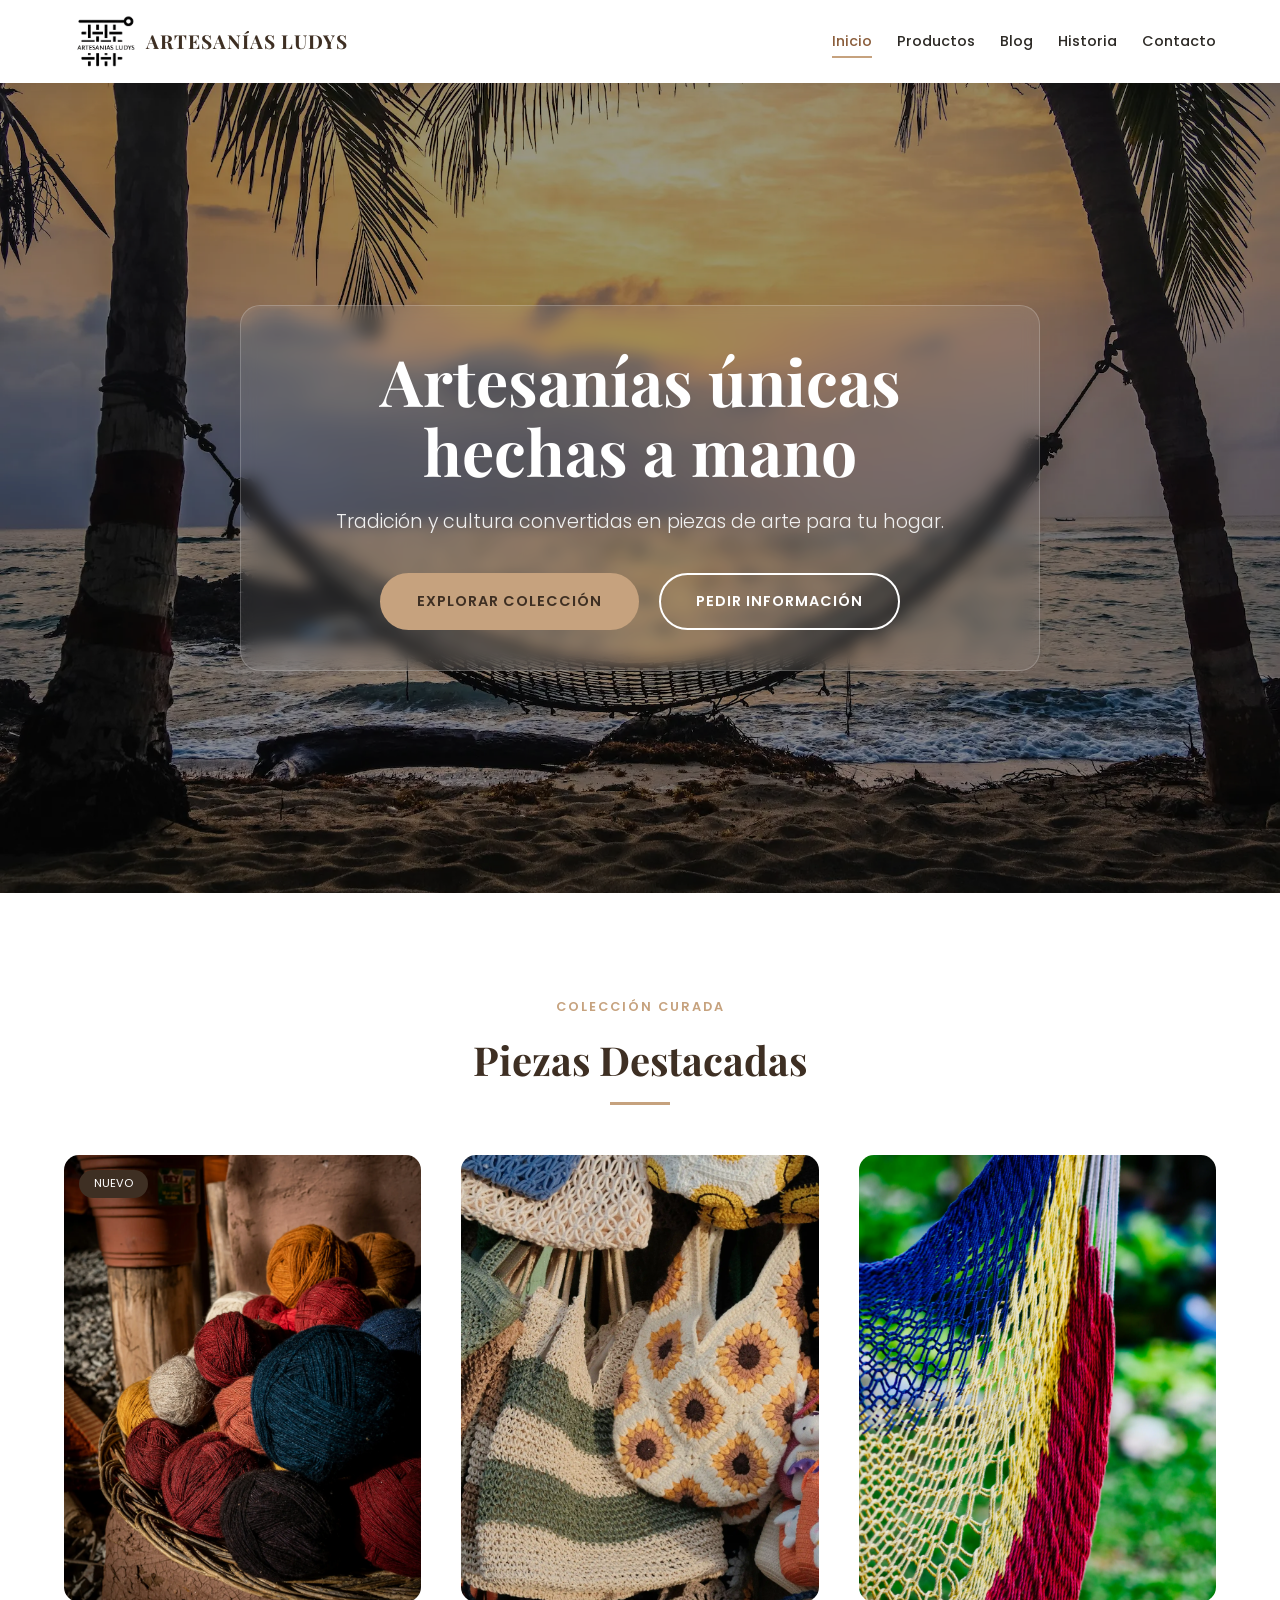
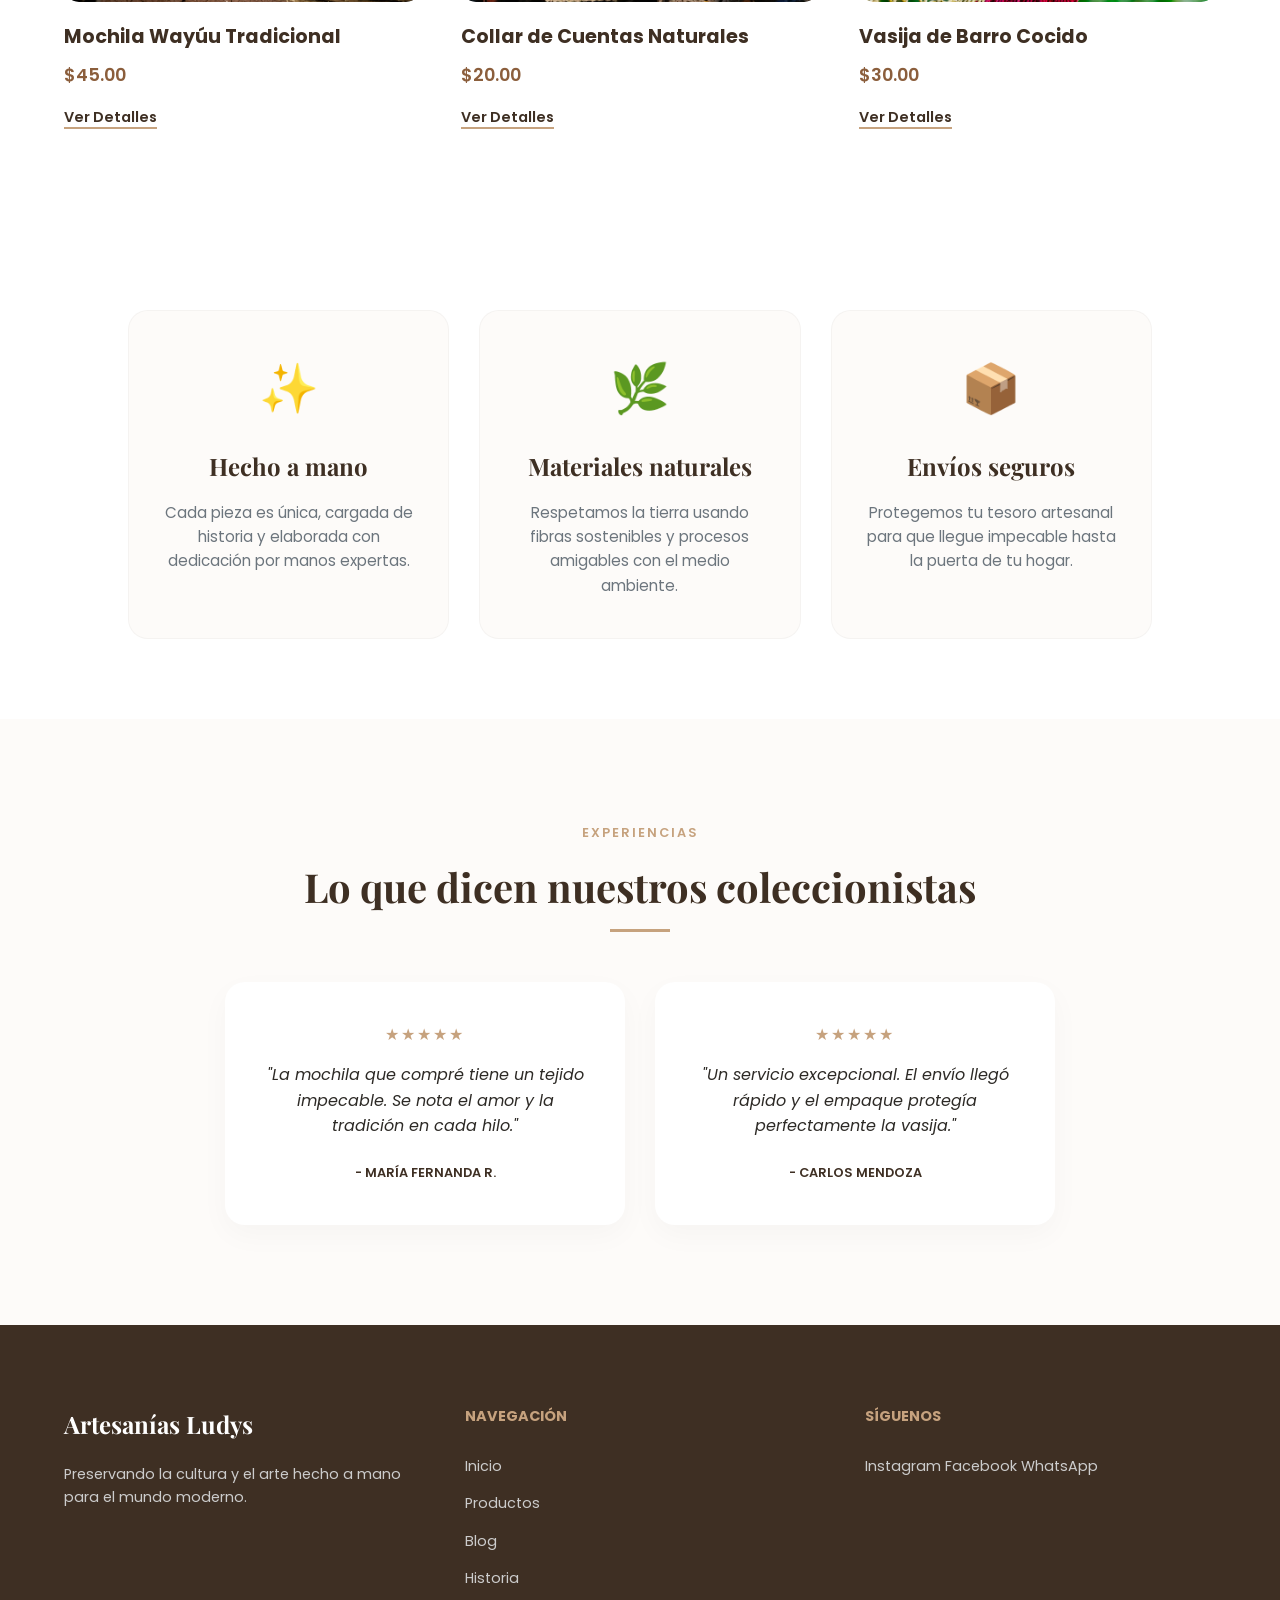
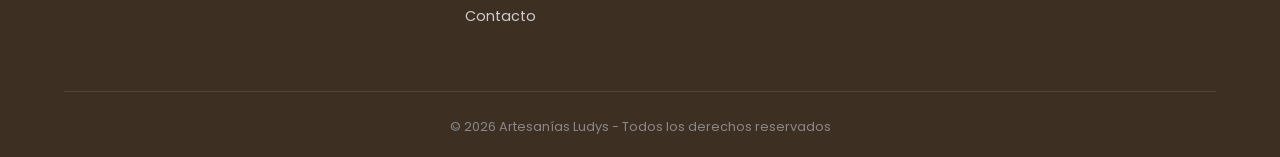
<file: index.html>
<!DOCTYPE html>
<html lang="en">

<head>
    <meta charset="UTF-8">
    <meta name="viewport" content="width=device-width, initial-scale=1.0">
    <link rel="stylesheet" href="css/style.css">
    <link href="https://fonts.googleapis.com/css2?family=Poppins:wght@300;400;600&display=swap" rel="stylesheet">
    <link
        href="https://fonts.googleapis.com/css2?family=Playfair+Display:wght@500;600&family=Poppins:wght@300;400&display=swap"
        rel="stylesheet">
    <title>Artesanias Ludys</title>
</head>

<body>
    <header class="header">
        <a href="index.html" class="logo-container">
            <img src="/img/logo-dark.png" alt="Logo Artesanías Ludys" class="logo-icon">
            <span class="logo-text">Artesanías Ludys</span>
        </a>

        <nav class="nav">
            <a href="index.html" class="nav-link active">Inicio</a>
            <a href="productos.html" class="nav-link">Productos</a>
            <a href="blog.html" class="nav-link">Blog</a>
            <a href="historia.html" class="nav-link">Historia</a>
            <a href="contacto.html" class="nav-link">Contacto</a>
        </nav>
    </header>

    <!-- HERO SECTION -->
    <section class="hero">
        <div class="hero-overlay"></div>
        <div class="hero-content">
            <h1>Artesanías únicas hechas a mano</h1>
            <p>Tradición y cultura convertidas en piezas de arte para tu hogar.</p>

            <div class="hero-buttons">
                <a href="productos.html" class="btn-primary">Explorar Colección</a>
                <a href="contacto.html" class="btn-secondary">Pedir Información</a>
            </div>
        </div>
    </section>

    <!-- PRODUCTS SECTION -->

    <section class="productos-destacados">
        <div class="seccion-header">
            <span>Colección Curada</span>
            <h2>Piezas Destacadas</h2>
            <div class="linea-decorativa"></div>
        </div>

        <div class="grid-productos">
            <article class="producto-card">
                <div class="producto-img-wrapper">
                    <img src="img/producto1.webp" alt="Mochila artesanal">
                    <div class="badge">Nuevo</div>
                </div>
                <div class="producto-info">
                    <h3>Mochila Wayúu Tradicional</h3>
                    <p class="precio">$45.00</p>
                    <a href="producto-detalle.html" class="btn-ver">Ver Detalles</a>
                </div>
            </article>

            <article class="producto-card">
                <div class="producto-img-wrapper">
                    <img src="img/producto2.webp" alt="Collar artesanal">
                </div>
                <div class="producto-info">
                    <h3>Collar de Cuentas Naturales</h3>
                    <p class="precio">$20.00</p>
                    <a href="producto-detalle.html" class="btn-ver">Ver Detalles</a>
                </div>
            </article>

            <article class="producto-card">
                <div class="producto-img-wrapper">
                    <img src="img/producto3.webp" alt="Decoración">
                </div>
                <div class="producto-info">
                    <h3>Vasija de Barro Cocido</h3>
                    <p class="precio">$30.00</p>
                    <a href="producto-detalle.html" class="btn-ver">Ver Detalles</a>
                </div>
            </article>
        </div>
    </section>

    <!-- BENEFICIOS SECTION -->

    <section class="beneficios">
        <div class="beneficio-card">
            <span class="icon">✨</span>
            <h3>Hecho a mano</h3>
            <p>Cada pieza es única, cargada de historia y elaborada con dedicación por manos expertas.</p>
        </div>
        <div class="beneficio-card">
            <span class="icon">🌿</span>
            <h3>Materiales naturales</h3>
            <p>Respetamos la tierra usando fibras sostenibles y procesos amigables con el medio ambiente.</p>
        </div>
        <div class="beneficio-card">
            <span class="icon">📦</span>
            <h3>Envíos seguros</h3>
            <p>Protegemos tu tesoro artesanal para que llegue impecable hasta la puerta de tu hogar.</p>
        </div>
    </section>

    <!-- TESTIMONIOS SECTION -->

    <section class="testimonios">
        <div class="seccion-header">
            <span>Experiencias</span>
            <h2>Lo que dicen nuestros coleccionistas</h2>
            <div class="linea-decorativa"></div>
        </div>

        <div class="grid-testimonios">
            <div class="testimonio-card">
                <div class="estrellas">★★★★★</div>
                <p>"La mochila que compré tiene un tejido impecable. Se nota el amor y la tradición en cada hilo."</p>
                <span class="cliente">- María Fernanda R.</span>
            </div>

            <div class="testimonio-card">
                <div class="estrellas">★★★★★</div>
                <p>"Un servicio excepcional. El envío llegó rápido y el empaque protegía perfectamente la vasija."</p>
                <span class="cliente">- Carlos Mendoza</span>
            </div>
        </div>
    </section>

    <footer class="footer">
        <div class="footer-container">
            <div class="footer-brand">
                <h2 class="logo">Artesanías Ludys</h2>
                <p>Preservando la cultura y el arte hecho a mano para el mundo moderno.</p>
            </div>

            <div class="footer-links">
                <h4>Navegación</h4>
                <ul>
                    <li><a href="index.html">Inicio</a></li>
                    <li><a href="productos.html">Productos</a></li>
                    <li><a href="blog.html">Blog</a></li>
                    <li><a href="historia.html">Historia</a></li>
                    <li><a href="contacto.html">Contacto</a></li>
                </ul>
            </div>

            <div class="footer-social">
                <h4>Síguenos</h4>
                <div class="social-links">
                    <a href="#">Instagram</a>
                    <a href="#">Facebook</a>
                    <a href="#">WhatsApp</a>
                </div>
            </div>
        </div>
        <div class="footer-bottom">
            <p>&copy; 2026 Artesanías Ludys - Todos los derechos reservados</p>
        </div>
    </footer>

</body>

</html>
</file>
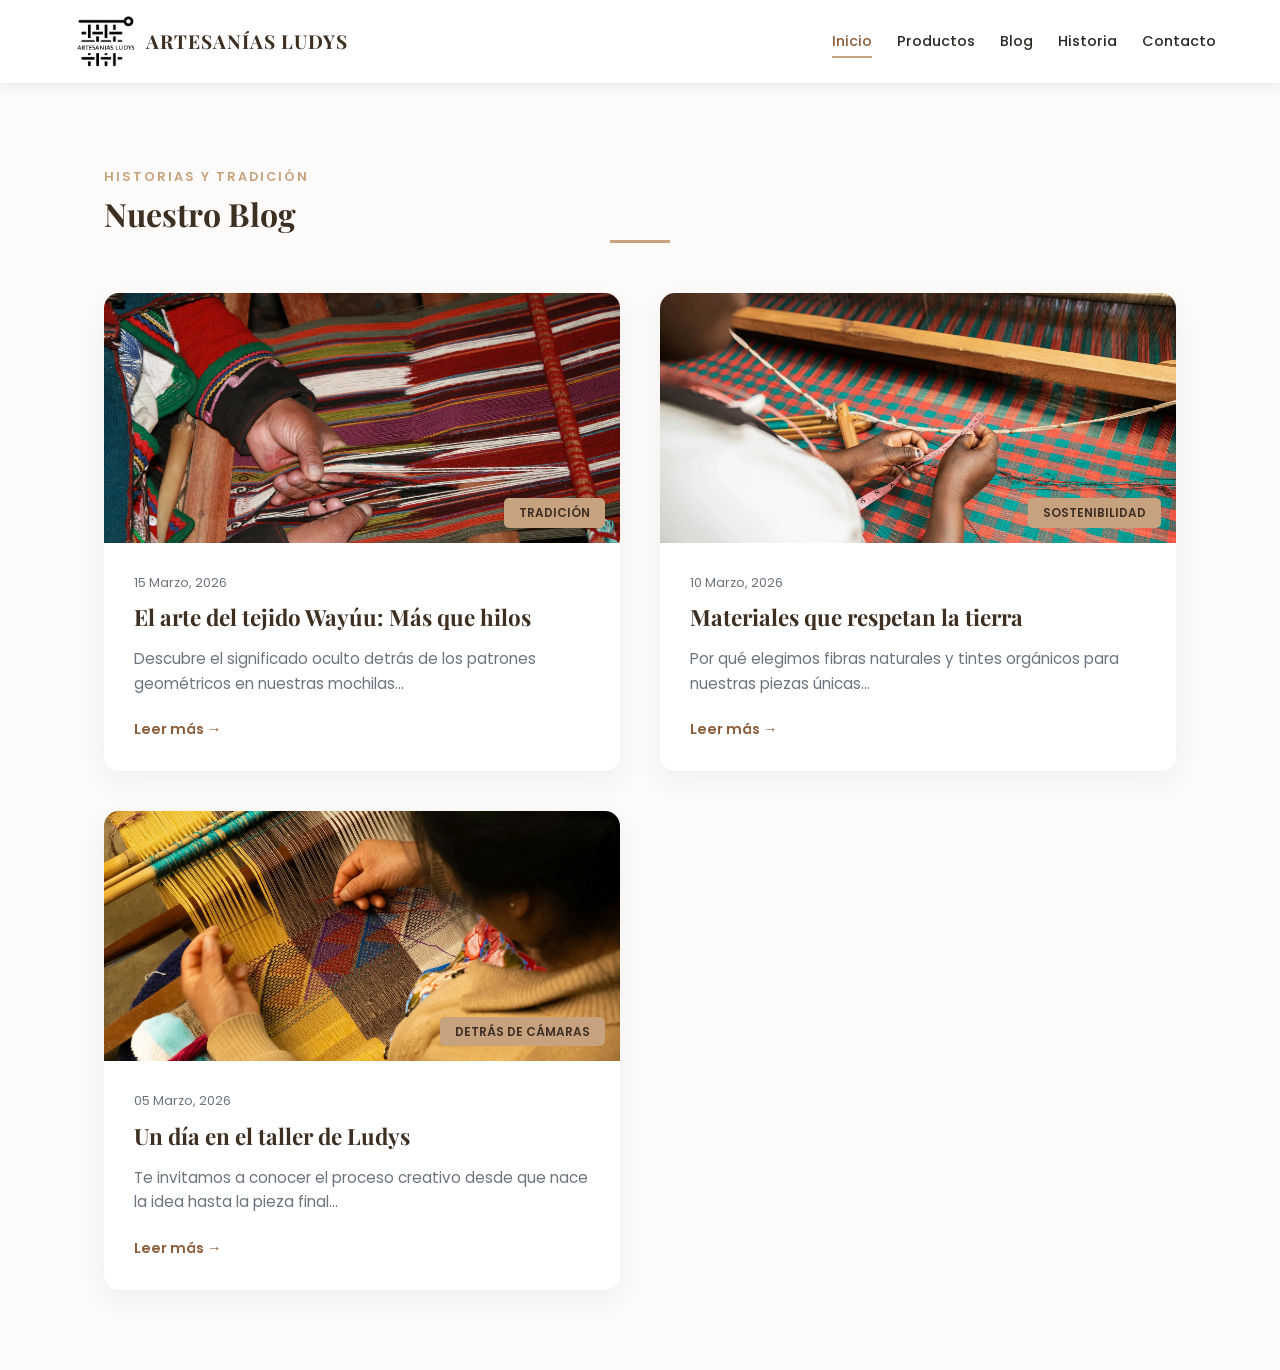
<file: blog.html>
<!DOCTYPE html>
<html lang="es">
<head>
    <meta charset="UTF-8">
    <meta name="viewport" content="width=device-width, initial-scale=1.0">
    <title>Blog | Artesanías Ludys</title>
    <link rel="stylesheet" href="css/style.css"> </head>
<body>

    <header class="header">
        <a href="index.html" class="logo-container">
            <img src="/img/logo-dark.png" alt="Logo Artesanías Ludys" class="logo-icon">
            <span class="logo-text">Artesanías Ludys</span>
        </a>

        <nav class="nav">
            <a href="index.html" class="nav-link active">Inicio</a>
            <a href="productos.html" class="nav-link">Productos</a>
            <a href="blog.html" class="nav-link">Blog</a>
            <a href="historia.html" class="nav-link">Historia</a>
            <a href="contacto.html" class="nav-link">Contacto</a>
        </nav>
    </header>

    <main class="blog-container">
        <header class="seccion-header">
            <span>Historias y Tradición</span>
            <h1>Nuestro Blog</h1>
            <div class="linea-decorativa"></div>
        </header>

        <div class="grid-blog">
            <article class="blog-card">
                <div class="blog-img">
                    <img src="img/image1.webp" alt="Tejiendo historias">
                    <span class="blog-category">Tradición</span>
                </div>
                <div class="blog-content">
                    <span class="blog-date">15 Marzo, 2026</span>
                    <h3>El arte del tejido Wayúu: Más que hilos</h3>
                    <p>Descubre el significado oculto detrás de los patrones geométricos en nuestras mochilas...</p>
                    <a href="#" class="btn-leer">Leer más →</a>
                </div>
            </article>

            <article class="blog-card">
                <div class="blog-img">
                    <img src="img/image2.webp" alt="Materiales naturales">
                    <span class="blog-category">Sostenibilidad</span>
                </div>
                <div class="blog-content">
                    <span class="blog-date">10 Marzo, 2026</span>
                    <h3>Materiales que respetan la tierra</h3>
                    <p>Por qué elegimos fibras naturales y tintes orgánicos para nuestras piezas únicas...</p>
                    <a href="#" class="btn-leer">Leer más →</a>
                </div>
            </article>

            <article class="blog-card">
                <div class="blog-img">
                    <img src="img/image3.webp" alt="Taller artesanal">
                    <span class="blog-category">Detrás de cámaras</span>
                </div>
                <div class="blog-content">
                    <span class="blog-date">05 Marzo, 2026</span>
                    <h3>Un día en el taller de Ludys</h3>
                    <p>Te invitamos a conocer el proceso creativo desde que nace la idea hasta la pieza final...</p>
                    <a href="#" class="btn-leer">Leer más →</a>
                </div>
            </article>
        </div>
    </main>

    </body>
</html>
</file>
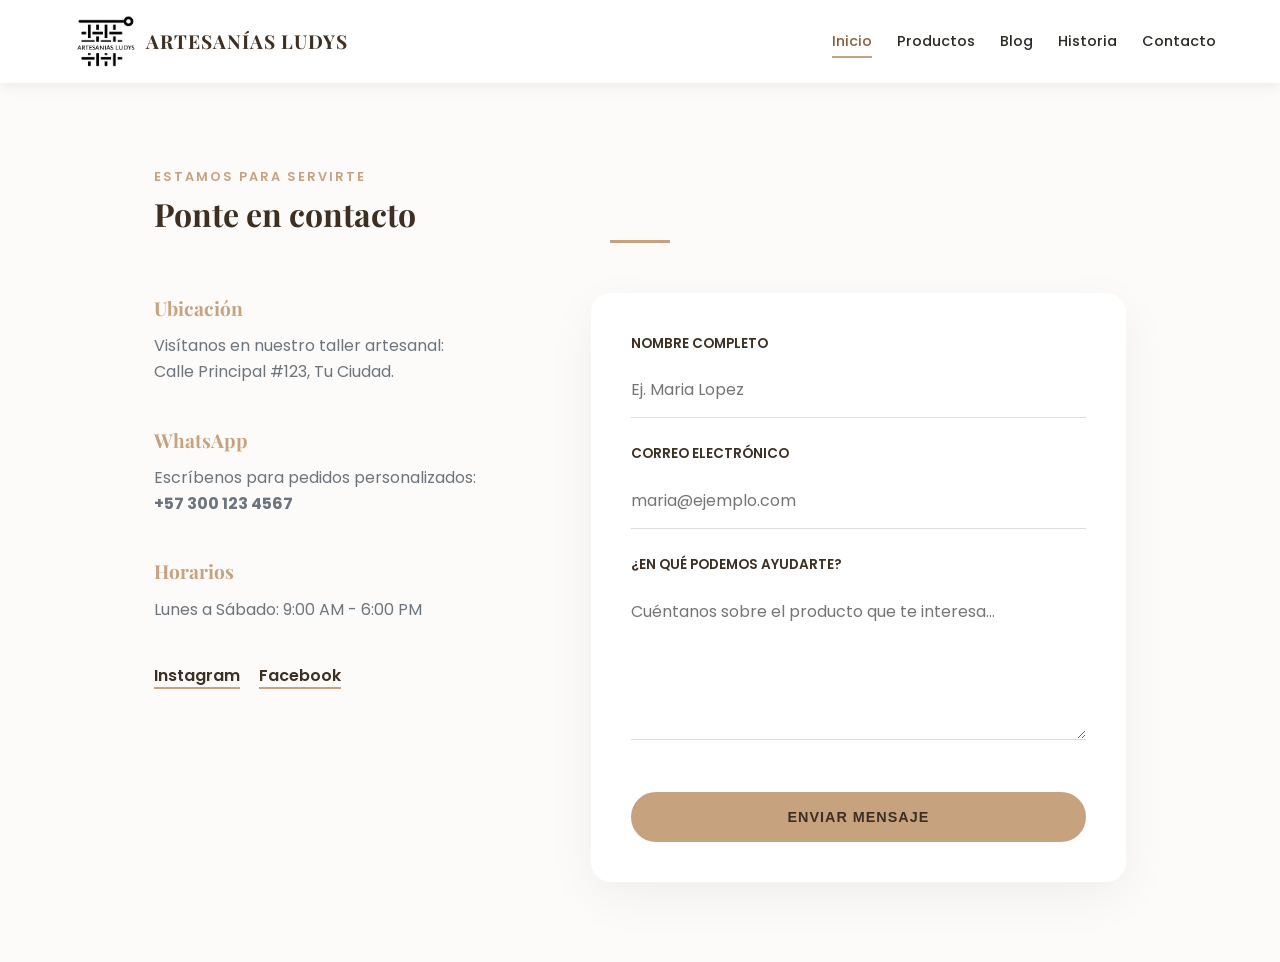
<file: contacto.html>
<!DOCTYPE html>
<html lang="en">

<head>
    <meta charset="UTF-8">
    <meta name="viewport" content="width=device-width, initial-scale=1.0">
    <link rel="stylesheet" href="css/style.css">
    <title>Contacto</title>
</head>

<body>
    <header class="header">
        <a href="index.html" class="logo-container">
            <img src="/img/logo-dark.png" alt="Logo Artesanías Ludys" class="logo-icon">
            <span class="logo-text">Artesanías Ludys</span>
        </a>

        <nav class="nav">
            <a href="index.html" class="nav-link active">Inicio</a>
            <a href="productos.html" class="nav-link">Productos</a>
            <a href="blog.html" class="nav-link">Blog</a>
            <a href="historia.html" class="nav-link">Historia</a>
            <a href="contacto.html" class="nav-link">Contacto</a>
        </nav>
    </header>

    <main class="contacto-wrapper">
        <header class="seccion-header">
            <span>Estamos para servirte</span>
            <h1>Ponte en contacto</h1>
            <div class="linea-decorativa"></div>
        </header>

        <div class="contacto-grid">
            <div class="contacto-info-box">
                <div class="info-item">
                    <h3>Ubicación</h3>
                    <p>Visítanos en nuestro taller artesanal:<br>Calle Principal #123, Tu Ciudad.</p>
                </div>
                <div class="info-item">
                    <h3>WhatsApp</h3>
                    <p>Escríbenos para pedidos personalizados:<br><strong>+57 300 123 4567</strong></p>
                </div>
                <div class="info-item">
                    <h3>Horarios</h3>
                    <p>Lunes a Sábado: 9:00 AM - 6:00 PM</p>
                </div>
                <div class="social-links-contacto">
                    <a href="#">Instagram</a>
                    <a href="#">Facebook</a>
                </div>
            </div>

            <div class="contacto-form-container">
                <form class="formulario-moderno">
                    <div class="form-group">
                        <label>Nombre Completo</label>
                        <input type="text" placeholder="Ej. Maria Lopez" required>
                    </div>
                    <div class="form-group">
                        <label>Correo Electrónico</label>
                        <input type="email" placeholder="maria@ejemplo.com" required>
                    </div>
                    <div class="form-group">
                        <label>¿En qué podemos ayudarte?</label>
                        <textarea rows="5" placeholder="Cuéntanos sobre el producto que te interesa..."></textarea>
                    </div>
                    <button type="submit" class="btn-primary">Enviar Mensaje</button>
                </form>
            </div>
        </div>
    </main>
</body>

</html>
</file>
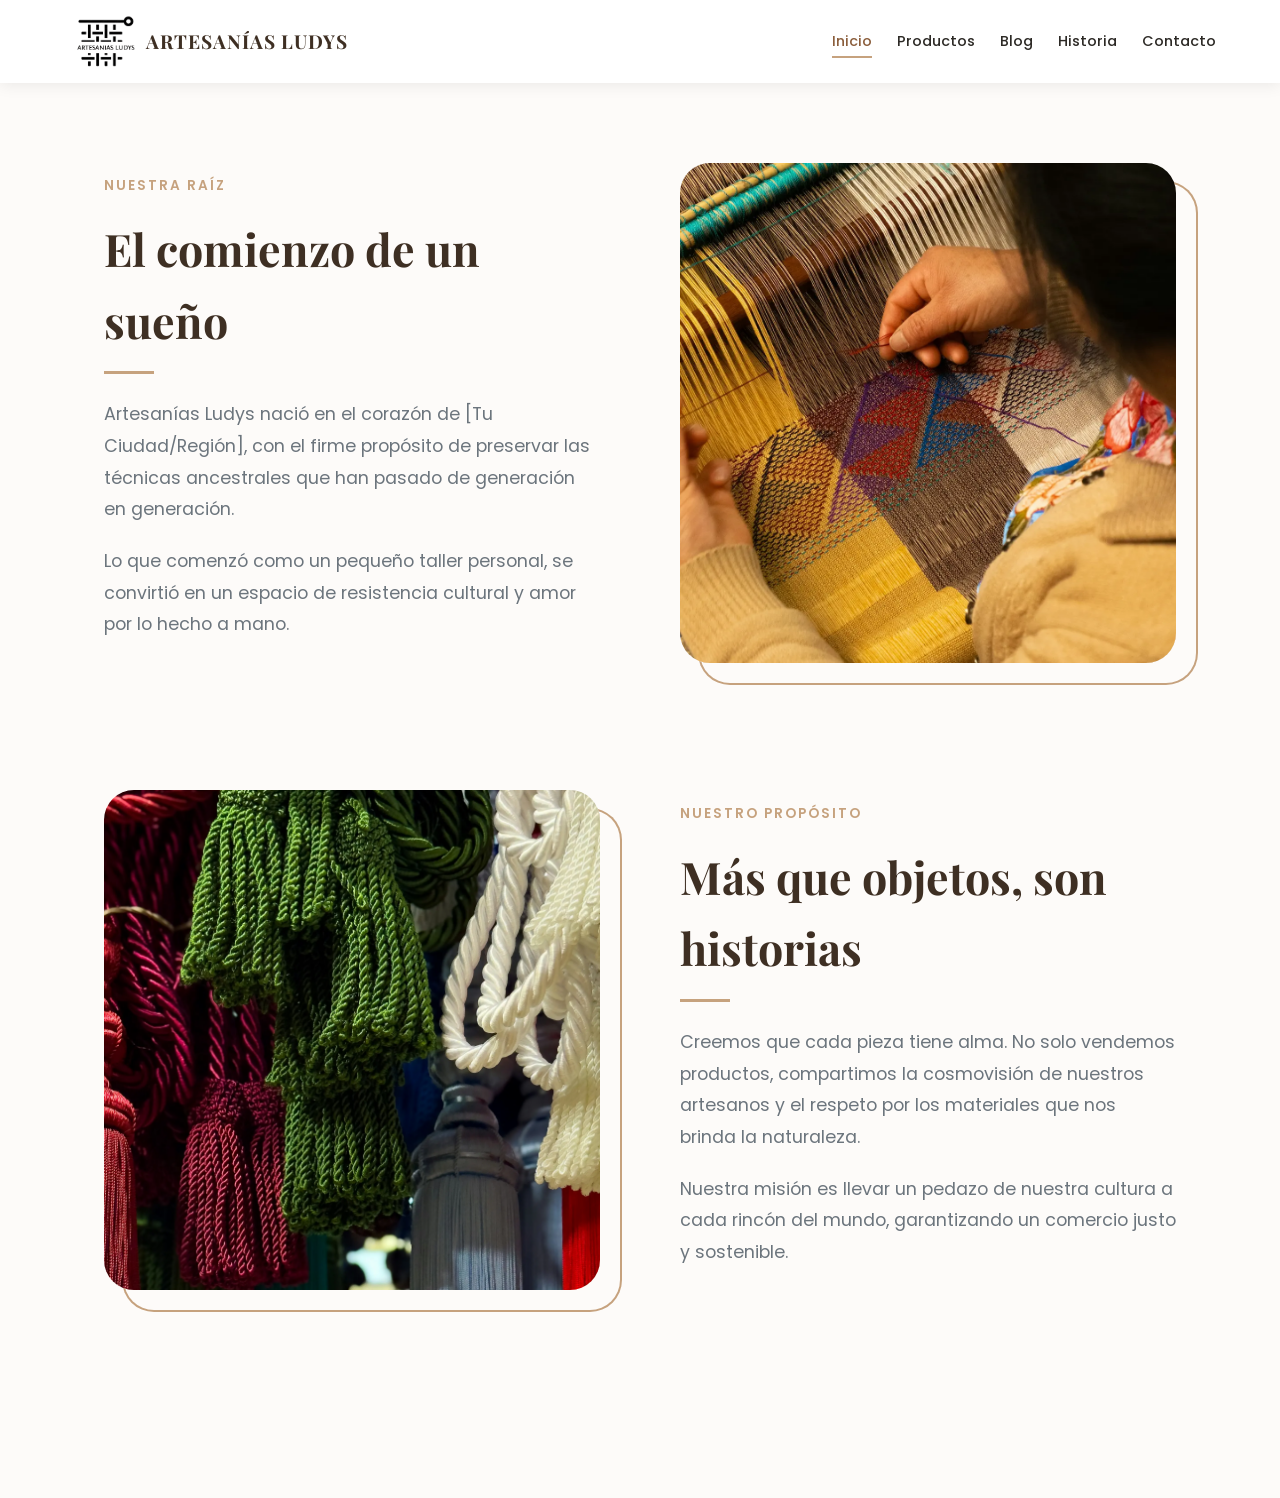
<file: historia.html>
<!DOCTYPE html>
<html lang="en">

<head>
    <meta charset="UTF-8">
    <meta name="viewport" content="width=device-width, initial-scale=1.0">
    <link rel="stylesheet" href="css/style.css">
    <title>Historia</title>
</head>

<body>
   <header class="header">
        <a href="index.html" class="logo-container">
            <img src="/img/logo-dark.png" alt="Logo Artesanías Ludys" class="logo-icon">
            <span class="logo-text">Artesanías Ludys</span>
        </a>

        <nav class="nav">
            <a href="index.html" class="nav-link active">Inicio</a>
            <a href="productos.html" class="nav-link">Productos</a>
            <a href="blog.html" class="nav-link">Blog</a>
            <a href="historia.html" class="nav-link">Historia</a>
            <a href="contacto.html" class="nav-link">Contacto</a>
        </nav>
    </header>

    <main class="historia-container">
        <section class="historia-row">
            <div class="historia-texto">
                <span>Nuestra Raíz</span>
                <h2>El comienzo de un sueño</h2>
                <div class="linea-decorativa-izq"></div>
                <p>Artesanías Ludys nació en el corazón de [Tu Ciudad/Región], con el firme propósito de preservar las
                    técnicas ancestrales que han pasado de generación en generación.</p>
                <p>Lo que comenzó como un pequeño taller personal, se convirtió en un espacio de resistencia cultural y
                    amor por lo hecho a mano.</p>
            </div>
            <div class="historia-img">
                <img src="img/image3.webp" alt="Manos trabajando arcilla">
            </div>
        </section>

        <section class="historia-row reverse">
            <div class="historia-texto">
                <span>Nuestro Propósito</span>
                <h2>Más que objetos, son historias</h2>
                <div class="linea-decorativa-izq"></div>
                <p>Creemos que cada pieza tiene alma. No solo vendemos productos, compartimos la cosmovisión de nuestros
                    artesanos y el respeto por los materiales que nos brinda la naturaleza.</p>
                <p>Nuestra misión es llevar un pedazo de nuestra cultura a cada rincón del mundo, garantizando un
                    comercio justo y sostenible.</p>
            </div>
            <div class="historia-img">
                <img src="img/image4.webp" alt="Taller de artesanías">
            </div>
        </section>
    </main>

</body>

</html>
</file>
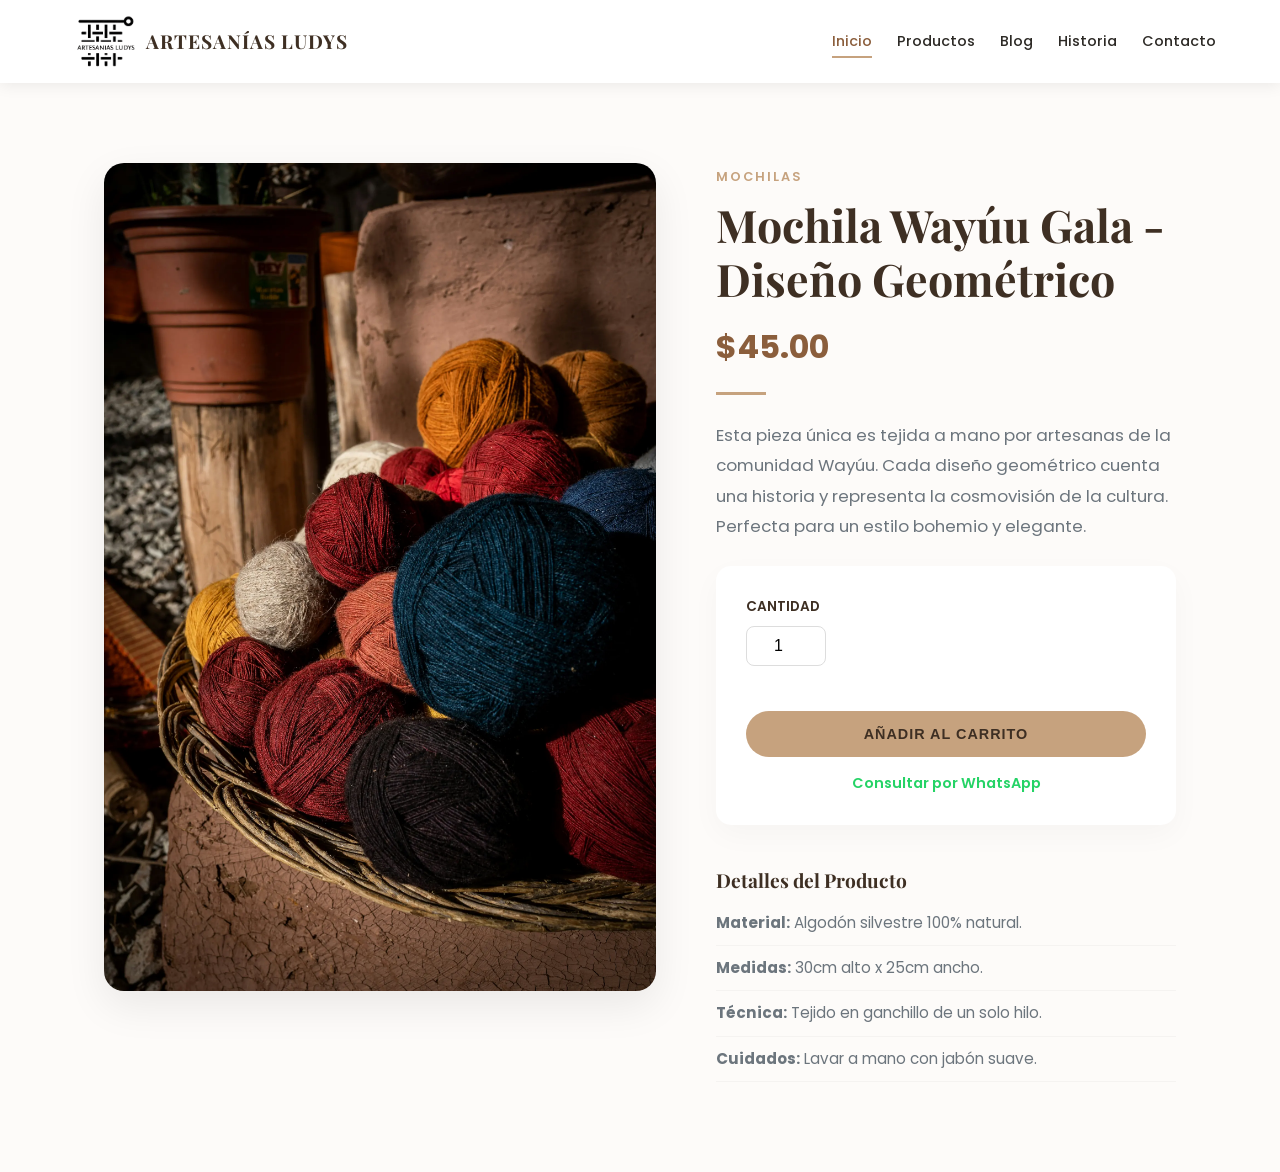
<file: producto-detalle.html>
<!DOCTYPE html>
<html lang="es">
<head>
    <meta charset="UTF-8">
    <meta name="viewport" content="width=device-width, initial-scale=1.0">
    <title>Mochila Wayúu Gala | Detalle | Artesanías Ludys</title>
    <link rel="stylesheet" href="css/style.css">
</head>
<body>

    <header class="header">
        <a href="index.html" class="logo-container">
            <img src="/img/logo-dark.png" alt="Logo Artesanías Ludys" class="logo-icon">
            <span class="logo-text">Artesanías Ludys</span>
        </a>

        <nav class="nav">
            <a href="index.html" class="nav-link active">Inicio</a>
            <a href="productos.html" class="nav-link">Productos</a>
            <a href="blog.html" class="nav-link">Blog</a>
            <a href="historia.html" class="nav-link">Historia</a>
            <a href="contacto.html" class="nav-link">Contacto</a>
        </nav>
    </header>

    <main class="detalle-producto-wrapper">
        <div class="detalle-grid">
            
            <div class="producto-galeria">
                <img src="img/producto1.webp" alt="Mochila Wayúu Gala" class="img-principal">
                </div>

            <div class="producto-info-compra">
                <span class="producto-categoria">Mochilas</span>
                <h1>Mochila Wayúu Gala - Diseño Geométrico</h1>
                <p class="producto-precio">$45.00</p>
                
                <div class="linea-decorativa-izq"></div>

                <p class="producto-descripcion-corta">
                    Esta pieza única es tejida a mano por artesanas de la comunidad Wayúu. Cada diseño geométrico cuenta una historia y representa la cosmovisión de la cultura. Perfecta para un estilo bohemio y elegante.
                </p>

                <div class="opciones-compra">
                    <div class="form-group">
                        <label>Cantidad</label>
                        <input type="number" value="1" min="1" class="input-cantidad">
                    </div>
                    
                    <button class="btn-primary btn-anadir">Añadir al Carrito</button>
                    <a href="https://wa.me/573001234567?text=Hola,%20estoy%20interesado%20en%20la%20Mochila%20Wayuu%20Gala" class="btn-whatsapp-compra" target="_blank">Consultar por WhatsApp</a>
                </div>

                <div class="detalles-tecnicos">
                    <h3>Detalles del Producto</h3>
                    <ul>
                        <li><strong>Material:</strong> Algodón silvestre 100% natural.</li>
                        <li><strong>Medidas:</strong> 30cm alto x 25cm ancho.</li>
                        <li><strong>Técnica:</strong> Tejido en ganchillo de un solo hilo.</li>
                        <li><strong>Cuidados:</strong> Lavar a mano con jabón suave.</li>
                    </ul>
                </div>
            </div>
        </div>
    </main>

    </body>
</html>
</file>
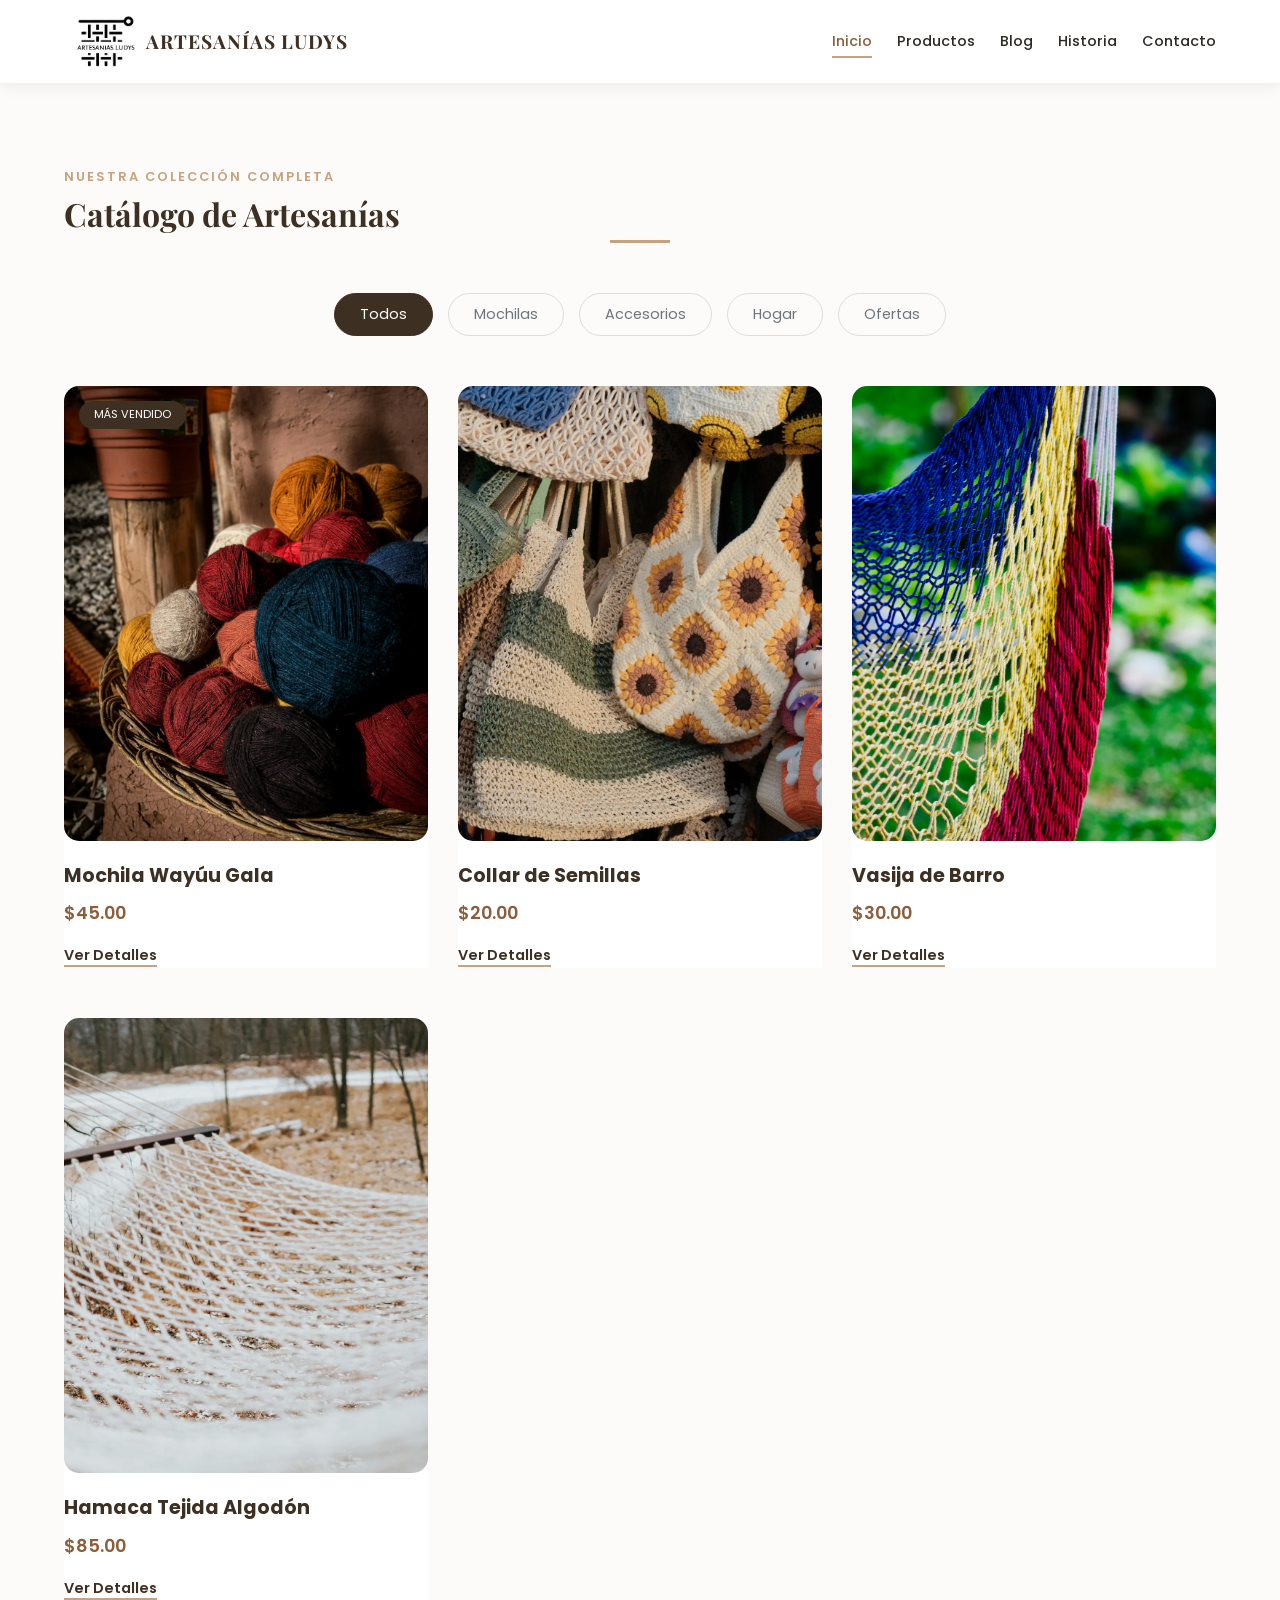
<file: productos.html>
<!DOCTYPE html>
<html lang="en">

<head>
    <meta charset="UTF-8">
    <meta name="viewport" content="width=device-width, initial-scale=1.0">
    <link rel="stylesheet" href="css/style.css">
    <title>Productos</title>
</head>

<body>
    <header class="header">
        <a href="index.html" class="logo-container">
            <img src="/img/logo-dark.png" alt="Logo Artesanías Ludys" class="logo-icon">
            <span class="logo-text">Artesanías Ludys</span>
        </a>

        <nav class="nav">
            <a href="index.html" class="nav-link active">Inicio</a>
            <a href="productos.html" class="nav-link">Productos</a>
            <a href="blog.html" class="nav-link">Blog</a>
            <a href="historia.html" class="nav-link">Historia</a>
            <a href="contacto.html" class="nav-link">Contacto</a>
        </nav>
    </header>

    <main class="catalogo-wrapper">
        <header class="seccion-header">
            <span>Nuestra Colección Completa</span>
            <h1>Catálogo de Artesanías</h1>
            <div class="linea-decorativa"></div>
        </header>

        <nav class="filtros-container">
            <button class="filter-btn active">Todos</button>
            <button class="filter-btn">Mochilas</button>
            <button class="filter-btn">Accesorios</button>
            <button class="filter-btn">Hogar</button>
            <button class="filter-btn">Ofertas</button>
        </nav>

        <div class="grid-productos catalogo">
            <article class="producto-card">
                <div class="producto-img-wrapper">
                    <img src="img/producto1.webp" alt="Mochila">
                    <div class="badge">Más vendido</div>
                </div>
                <div class="producto-info">
                    <h3>Mochila Wayúu Gala</h3>
                    <p class="precio">$45.00</p>
                    <a href="producto-detalle.html" class="btn-ver">Ver Detalles</a>
                </div>
            </article>

            <article class="producto-card">
                <div class="producto-img-wrapper">
                    <img src="img/producto2.webp" alt="Collar">
                </div>
                <div class="producto-info">
                    <h3>Collar de Semillas</h3>
                    <p class="precio">$20.00</p>
                    <a href="producto-detalle.html" class="btn-ver">Ver Detalles</a>
                </div>
            </article>

            <article class="producto-card">
                <div class="producto-img-wrapper">
                    <img src="img/producto3.webp" alt="Vasija">
                </div>
                <div class="producto-info">
                    <h3>Vasija de Barro</h3>
                    <p class="precio">$30.00</p>
                    <a href="producto-detalle.html" class="btn-ver">Ver Detalles</a>
                </div>
            </article>

            <article class="producto-card">
                <div class="producto-img-wrapper">
                    <img src="img/producto4.webp" alt="Hamaca">
                </div>
                <div class="producto-info">
                    <h3>Hamaca Tejida Algodón</h3>
                    <p class="precio">$85.00</p>
                    <a href="producto-detalle.html" class="btn-ver">Ver Detalles</a>
                </div>
            </article>
        </div>
    </main>

</body>

</html>
</file>
<file: css/style.css>
/* Importación de fuentes */
@import url('https://fonts.googleapis.com/css2?family=Playfair+Display:wght@700&family=Poppins:wght@300;400;600&display=swap');

:root {
  --primary: #3e2f23;      /* Marrón tierra */
  --secondary: #c6a27e;    /* Arena/Dorado */
  --accent: #8b5e3c;       /* Cuero */
  --background: #fdfbf9;   /* Papel artesanal */
  --white: #ffffff;
  --text: #2d2a26;
  --gray: #6c757d;
  --transition: all 0.3s ease;
}

* {
  box-sizing: border-box;
  margin: 0;
  padding: 0;
}

body {
  font-family: 'Poppins', sans-serif;
  background-color: var(--background);
  color: var(--text);
  line-height: 1.6;
  overflow-x: hidden;
}

h1, h2, h3 {
  font-family: 'Playfair Display', serif;
  color: var(--primary);
}

/* ---------------------------------------- */
/* SECTION-HEADER */

/* HEADER OPTIMIZADO */
.header {
  display: flex;
  justify-content: space-between;
  align-items: center;
  padding: 15px 5%; /* Reducido un poco para mayor elegancia */
  background: var(--white);
  box-shadow: 0 2px 15px rgba(0,0,0,0.08);
  position: sticky;
  top: 0;
  z-index: 1000;
}

/* Contenedor del Logo e Icono */
.logo-container {
  display: flex;
  align-items: center;
  gap: 2px;
  text-decoration: none;
}

.logo-icon {
  width: 80px; /* Ajusta según el tamaño de tu imagen */
  height: auto;
}

.logo-text {
  font-size: 1.2rem;
  font-weight: 700;
  text-transform: uppercase;
  letter-spacing: 1px;
  color: var(--primary);
  font-family: 'Playfair Display', serif;
}

/* Navegación Simplificada */
.nav {
  display: flex;
  gap: 25px; /* Usamos gap en lugar de margin-left para código más limpio */
}

.nav-link {
  text-decoration: none;
  color: var(--text);
  font-size: 0.9rem;
  font-weight: 500;
  transition: var(--transition);
  position: relative;
  padding: 5px 0;
}

.nav-link.active {
  color: var(--accent);
}

.nav-link.active::after {
  width: 100%; /* La línea se mantiene fija en la página actual */
}

/* Efecto Hover */
.nav-link::after {
  content: '';
  position: absolute;
  width: 0;
  height: 2px;
  bottom: 0;
  left: 0;
  background-color: var(--secondary);
  transition: var(--transition);
}

.nav-link:hover::after {
  width: 100%;
}

/* ---------------------------------------- */
/* SECTION-HERO */
.hero {
    position: relative;
    height: 90vh; /* Un poco menos que el total para invitar a hacer scroll */
    background: url("/img/hero.webp") center/cover no-repeat;
    display: flex;
    align-items: center;
    justify-content: center;
    text-align: center;
    color: white;
}

.hero-overlay {
    position: absolute;
    top: 0;
    left: 0;
    width: 100%;
    height: 100%;
    background: rgba(0, 0, 0, 0.4); /* Oscurece la imagen lo justo */
}

.hero-content {
    position: relative; /* Para quedar sobre la capa overlay */
    z-index: 2;
    max-width: 800px;
    padding: 40px;
    background: rgba(255, 255, 255, 0.1); /* Efecto cristal */
    backdrop-filter: blur(8px); /* Desenfoque de fondo */
    border: 1px solid rgba(255, 255, 255, 0.2);
    border-radius: 20px;
}

.hero h1 {
    font-size: clamp(2.5rem, 5vw, 4rem); /* Tamaño fluido: se ajusta solo al móvil */
    color: var(--white);
    margin-bottom: 20px;
    line-height: 1.1;
}

.hero p {
    font-size: 1.2rem;
    margin-bottom: 35px;
    color: #f0f0f0;
    font-weight: 300;
}

/*BOTONES */
.hero-buttons {
    display: flex;
    gap: 20px;
    justify-content: center;
    flex-wrap: wrap;
}

.btn-primary, .btn-secondary {
    padding: 15px 35px;
    border-radius: 50px; /* Bordes redondeados modernos */
    text-decoration: none;
    font-weight: 600;
    font-size: 0.9rem;
    text-transform: uppercase;
    letter-spacing: 1px;
    transition: var(--transition);
}

.btn-primary {
    background-color: var(--secondary);
    color: var(--primary);
    border: 2px solid var(--secondary);
}

.btn-primary:hover {
    background-color: transparent;
    color: var(--white);
}

.btn-secondary {
    background-color: transparent;
    color: var(--white);
    border: 2px solid var(--white);
}

.btn-secondary:hover {
    background-color: var(--white);
    color: var(--primary);
}


.grid {
  display: grid;
  grid-template-columns: repeat(3, 1fr);
  gap: 20px;
}

.card {
  background: white;
  border-radius: 0;
  box-shadow: none;
  text-align: left;
}

.card img {
  transition: transform 0.4s ease;
}

.card:hover img {
  transform: scale(1.05);
}

.card h3 {
  font-family: 'Playfair Display', serif;
  font-size: 18px;
}

.card p {
  color: var(--gray);
  font-weight: 600;
}
/* ---------------------------------------- */
 /* SECTION-PRODUCTOS  */

.productos-destacados {
    padding: 100px 5%;
    background-color: var(--white);
    text-align: center;
}

.seccion-header {
    margin-bottom: 50px;
}

.seccion-header span {
    text-transform: uppercase;
    letter-spacing: 2px;
    font-size: 0.8rem;
    color: var(--secondary);
    font-weight: 600;
}

.seccion-header h2 {
    font-size: 2.5rem;
    margin: 10px 0;
}

.linea-decorativa {
    width: 60px;
    height: 3px;
    background: var(--secondary);
    margin: 0 auto;
}

/* GRID Y TARJETAS */
.grid-productos {
    display: grid;
    grid-template-columns: repeat(auto-fit, minmax(300px, 1fr));
    gap: 40px;
}

.producto-card {
    background: var(--white);
    transition: var(--transition);
    text-align: left;
}

.producto-img-wrapper {
    position: relative;
    overflow: hidden; /* Importante para el zoom */
    aspect-ratio: 4/5; /* Todas las fotos tendrán el mismo tamaño */
    border-radius: 15px;
    margin-bottom: 20px;
}

.producto-img-wrapper img {
    width: 100%;
    height: 100%;
    object-fit: cover;
    transition: transform 0.6s cubic-bezier(0.25, 1, 0.5, 1);
}

.producto-card:hover .producto-img-wrapper img {
    transform: scale(1.1);
}

.badge {
    position: absolute;
    top: 15px;
    left: 15px;
    background: var(--primary);
    color: white;
    padding: 5px 15px;
    font-size: 0.7rem;
    border-radius: 20px;
    text-transform: uppercase;
}

.producto-info h3 {
    font-size: 1.2rem;
    margin-bottom: 8px;
    font-family: 'Poppins', sans-serif; /* Un poco más moderno para nombres */
}

.precio {
    color: var(--accent);
    font-weight: 600;
    font-size: 1.1rem;
    margin-bottom: 15px;
}

.btn-ver {
    text-decoration: none;
    color: var(--primary);
    font-size: 0.9rem;
    font-weight: 600;
    border-bottom: 2px solid var(--secondary);
    transition: var(--transition);
}

.btn-ver:hover {
    color: var(--secondary);
    letter-spacing: 1px;
}

/* ---------------------------------------- */
/* SECTION-BENEFICIOS */

.beneficios {
    display: grid;
    grid-template-columns: repeat(auto-fit, minmax(280px, 1fr)); /* Se vuelve responsivo automáticamente */
    gap: 30px;
    padding: 80px 10%;
    background-color: var(--white);
}

.beneficio-card {
    text-align: center;
    padding: 40px 30px;
    background: var(--background);
    border-radius: 20px;
    transition: var(--transition);
    border: 1px solid rgba(0,0,0,0.03); /* Un borde casi invisible */
}

.beneficio-card:hover {
    transform: translateY(-10px);
    background: var(--white);
    box-shadow: 0 20px 40px rgba(0,0,0,0.05); /* Sombra suave al flotar */
}

.beneficio-card .icon {
    font-size: 3rem;
    display: block;
    margin-bottom: 20px;
}

.beneficio-card h3 {
    font-size: 1.5rem;
    margin-bottom: 15px;
    color: var(--primary);
}

.beneficio-card p {
    font-size: 0.95rem;
    color: var(--gray);
    line-height: 1.6;
}
/* ---------------------------------------- */
/* SECTION-TESTIMONIOS */

.testimonios {
    padding: 100px 5%;
    background-color: var(--background);
    text-align: center;
}

.grid-testimonios {
    display: flex;
    justify-content: center;
    gap: 30px;
    flex-wrap: wrap;
    margin-top: 40px;
}

.testimonio-card {
    background: var(--white);
    padding: 40px;
    border-radius: 20px;
    max-width: 400px;
    box-shadow: 0 10px 30px rgba(0,0,0,0.03);
    transition: var(--transition);
}

.estrellas {
    color: var(--secondary);
    margin-bottom: 15px;
    letter-spacing: 2px;
}

.testimonio-card p {
    font-style: italic;
    color: var(--text);
    margin-bottom: 20px;
}

.cliente {
    font-weight: 600;
    color: var(--primary);
    text-transform: uppercase;
    font-size: 0.8rem;
}

/* ---------------------------------------- */
/* SECTION-FOOTER */
.footer {
    background-color: var(--primary);
    color: var(--white);
    padding: 80px 5% 20px;
}

.footer-container {
    display: grid;
    grid-template-columns: repeat(auto-fit, minmax(200px, 1fr));
    gap: 50px;
    margin-bottom: 50px;
}

.footer-brand h2 {
    color: var(--white);
    margin-bottom: 20px;
}

.footer-brand p {
    color: #ccc;
    font-size: 0.9rem;
}

.footer h4 {
    color: var(--secondary);
    margin-bottom: 25px;
    font-family: 'Poppins', sans-serif;
    text-transform: uppercase;
    font-size: 0.9rem;
}

.footer ul {
    list-style: none;
}

.footer ul li {
    margin-bottom: 12px;
}

.footer ul li a, .social-links a {
    color: #ccc;
    text-decoration: none;
    font-size: 0.9rem;
    transition: var(--transition);
}

.footer ul li a:hover, .social-links a:hover {
    color: var(--secondary);
    padding-left: 5px;
}

.footer-bottom {
    border-top: 1px solid rgba(255,255,255,0.1);
    padding-top: 25px;
    text-align: center;
    font-size: 0.8rem;
    color: #888;
}

/* ******************************************* */
/* PAGE-PRODUCTOS */

/* CATÁLOGO DE PRODUCTOS */
.catalogo-wrapper {
    padding: 80px 5%;
}

.filtros-container {
    display: flex;
    justify-content: center;
    gap: 15px;
    margin-bottom: 50px;
    flex-wrap: wrap;
}

.filter-btn {
    padding: 10px 25px;
    border: 1px solid #ddd;
    background: transparent;
    border-radius: 30px;
    font-family: 'Poppins', sans-serif;
    font-size: 0.9rem;
    cursor: pointer;
    transition: var(--transition);
    color: var(--gray);
}

.filter-btn:hover, .filter-btn.active {
    background: var(--primary);
    color: var(--white);
    border-color: var(--primary);
}

/* Ajustes específicos para el grid del catálogo */
.grid-productos.catalogo {
    gap: 50px 30px; /* Más espacio vertical entre filas */
}

/* Botón de compra rápido */
.btn-primary-sm {
    display: block;
    text-align: center;
    padding: 12px;
    background: var(--primary);
    color: var(--white);
    text-decoration: none;
    font-size: 0.85rem;
    font-weight: 600;
    border-radius: 8px;
    text-transform: uppercase;
    transition: var(--transition);
}

.btn-primary-sm:hover {
    background: var(--secondary);
    color: var(--primary);
}

/* ******************************************* */
/* PAGE-HISTORIA */

.historia-container {
    padding: 80px 5%;
    max-width: 1200px;
    margin: 0 auto;
}

.historia-row {
    display: flex;
    align-items: center;
    gap: 80px;
    margin-bottom: 120px;
}

/* Esta clase invierte el orden del texto y la imagen */
.historia-row.reverse {
    flex-direction: row-reverse;
}

.historia-texto {
    flex: 1;
}

.historia-texto span {
    text-transform: uppercase;
    color: var(--secondary);
    letter-spacing: 2px;
    font-weight: 600;
    font-size: 0.85rem;
}

.historia-texto h2 {
    font-size: 2.8rem;
    margin: 15px 0;
}

.linea-decorativa-izq {
    width: 50px;
    height: 3px;
    background: var(--secondary);
    margin-bottom: 25px;
}

.historia-texto p {
    font-size: 1.1rem;
    color: var(--gray);
    margin-bottom: 20px;
    line-height: 1.8;
}

.historia-img {
    flex: 1;
}

.historia-img img {
    width: 100%;
    height: 500px;
    object-fit: cover;
    border-radius: 30px;
    box-shadow: 20px 20px 0px var(--background), 20px 20px 0px 2px var(--secondary); /* Efecto de marco decorativo */
}

/* Responsivo para móviles */
@media (max-width: 768px) {
    .historia-row, .historia-row.reverse {
        flex-direction: column;
        gap: 40px;
        margin-bottom: 80px;
    }
    
    .historia-img img {
        height: 350px;
    }
}

/* ******************************************* */
/* PAGE-CONTACTO */

.contacto-wrapper {
    padding: 80px 5%;
    max-width: 1100px;
    margin: 0 auto;
}

.contacto-grid {
    display: grid;
    grid-template-columns: 1fr 1.5fr; /* El formulario es un poco más ancho */
    gap: 80px;
    margin-top: 50px;
}

/* Info Box */
.contacto-info-box .info-item {
    margin-bottom: 40px;
}

.contacto-info-box h3 {
    font-size: 1.2rem;
    color: var(--secondary);
    margin-bottom: 10px;
}

.contacto-info-box p {
    color: var(--gray);
    line-height: 1.6;
}

.social-links-contacto a {
    margin-right: 15px;
    color: var(--primary);
    font-weight: 600;
    text-decoration: none;
    border-bottom: 2px solid var(--secondary);
}

.contacto-form-container {
    background: var(--white);
    padding: 40px;
    border-radius: 20px;
    box-shadow: 0 15px 50px rgba(0,0,0,0.05);
}

.form-group {
    margin-bottom: 25px;
}

.form-group label {
    display: block;
    font-size: 0.85rem;
    font-weight: 600;
    margin-bottom: 8px;
    color: var(--primary);
    text-transform: uppercase;
}

.formulario-moderno input,
.formulario-moderno textarea {
    width: 100%;
    padding: 15px 0;
    border: none;
    border-bottom: 1px solid #ddd;
    background: transparent;
    font-family: 'Poppins', sans-serif;
    font-size: 1rem;
    transition: var(--transition);
}

.formulario-moderno input:focus,
.formulario-moderno textarea:focus {
    outline: none;
    border-bottom: 2px solid var(--secondary);
}

.formulario-moderno .btn-primary {
    width: 100%;
    margin-top: 20px;
    cursor: pointer;
}

/* Móvil */
@media (max-width: 768px) {
    .contacto-grid {
        grid-template-columns: 1fr;
        gap: 50px;
    }
}

/* ******************************************* */
/* PAGE-BLOG */

.blog-container {
    padding: 80px 5%;
    max-width: 1200px;
    margin: 0 auto;
}

.grid-blog {
    display: grid;
    grid-template-columns: repeat(auto-fit, minmax(350px, 1fr));
    gap: 40px;
    margin-top: 50px;
}

.blog-card {
    background: var(--white);
    border-radius: 15px;
    overflow: hidden;
    box-shadow: 0 10px 30px rgba(0,0,0,0.05);
    transition: var(--transition);
}

.blog-card:hover {
    transform: translateY(-5px);
    box-shadow: 0 15px 40px rgba(0,0,0,0.1);
}

.blog-img {
    position: relative;
    height: 250px;
}

.blog-img img {
    width: 100%;
    height: 100%;
    object-fit: cover;
}

.blog-category {
    position: absolute;
    bottom: 15px;
    right: 15px;
    background: var(--secondary);
    color: var(--primary);
    padding: 5px 15px;
    font-size: 0.75rem;
    font-weight: 600;
    text-transform: uppercase;
    border-radius: 5px;
}

.blog-content {
    padding: 30px;
}

.blog-date {
    font-size: 0.8rem;
    color: var(--gray);
    display: block;
    margin-bottom: 10px;
}

.blog-content h3 {
    font-size: 1.4rem;
    margin-bottom: 15px;
    line-height: 1.3;
}

.blog-content p {
    font-size: 0.95rem;
    color: var(--gray);
    margin-bottom: 20px;
}

.btn-leer {
    text-decoration: none;
    color: var(--accent);
    font-weight: 600;
    font-size: 0.9rem;
    transition: var(--transition);
}

.btn-leer:hover {
    color: var(--primary);
    padding-left: 10px;
}

/* ******************************************* */
/* PAGE-DETALLE DE PRODUCTO */
.detalle-producto-wrapper {
    padding: 80px 5%;
    max-width: 1200px;
    margin: 0 auto;
}

.detalle-grid {
    display: grid;
    grid-template-columns: 1.2fr 1fr; /* La imagen es un poco más ancha */
    gap: 60px;
    align-items: start;
}

/* Galería */
.producto-galeria .img-principal {
    width: 100%;
    height: auto;
    border-radius: 20px;
    box-shadow: 0 15px 40px rgba(0,0,0,0.08);
    object-fit: cover;
}

/* Info y Compra */
.producto-categoria {
    text-transform: uppercase;
    color: var(--secondary);
    letter-spacing: 2px;
    font-size: 0.8rem;
    font-weight: 600;
}

.producto-info-compra h1 {
    font-size: 2.8rem;
    margin: 10px 0 15px;
    line-height: 1.2;
}

.producto-precio {
    font-size: 2rem;
    color: var(--accent);
    font-weight: 700;
    font-family: 'Poppins', sans-serif;
    margin-bottom: 20px;
}

.producto-descripcion-corta {
    color: var(--gray);
    line-height: 1.8;
    margin: 25px 0;
    font-size: 1.05rem;
}

/* Opciones de Compra */
.opciones-compra {
    background: var(--white);
    padding: 30px;
    border-radius: 15px;
    box-shadow: 0 10px 30px rgba(0,0,0,0.03);
    margin-bottom: 40px;
}

.input-cantidad {
    width: 80px;
    padding: 10px;
    border: 1px solid #ddd;
    border-radius: 8px;
    font-size: 1rem;
    text-align: center;
}

.btn-anadir {
    width: 100%;
    margin-top: 20px;
    border: none;
    cursor: pointer;
}

.btn-whatsapp-compra {
    display: block;
    text-align: center;
    margin-top: 15px;
    text-decoration: none;
    color: #25D366; /* Verde WhatsApp */
    font-weight: 600;
    font-size: 0.9rem;
    transition: var(--transition);
}

.btn-whatsapp-compra:hover {
    opacity: 0.7;
}

/* Detalles Técnicos */
.detalles-tecnicos h3 {
    font-size: 1.2rem;
    margin-bottom: 15px;
}

.detalles-tecnicos ul {
    list-style: none;
    color: var(--gray);
    font-size: 0.95rem;
}

.detalles-tecnicos ul li {
    margin-bottom: 10px;
    border-bottom: 1px solid rgba(0,0,0,0.03);
    padding-bottom: 10px;
}

/* Responsivo Detalle */
@media (max-width: 900px) {
    .detalle-grid {
        grid-template-columns: 1fr;
        gap: 40px;
    }
    
    .producto-info-compra h1 {
        font-size: 2rem;
    }
}

/* ******************************************* */

/* AJUSTES PARA MÓVILES (MENOS DE 768px) */
@media (max-width: 768px) {
    /* Header: apilamos logo y nav */
    .header {
        flex-direction: column;
        gap: 15px;
        padding: 15px;
    }

    .nav {
        gap: 15px;
    }

    .nav-link {
        font-size: 0.8rem;
    }

    /* Hero: reducimos textos para que no ocupen toda la pantalla */
    .hero h1 {
        font-size: 2rem;
    }

    .hero-content {
        padding: 30px 20px;
    }

    .hero-buttons {
        flex-direction: column; /* Botones uno sobre otro en móvil */
        width: 100%;
    }

    .btn-primary, .btn-secondary {
        width: 100%;
        text-align: center;
    }

    /* Footer: centramos todo */
    .footer-container {
        text-align: center;
    }
}
</file>
